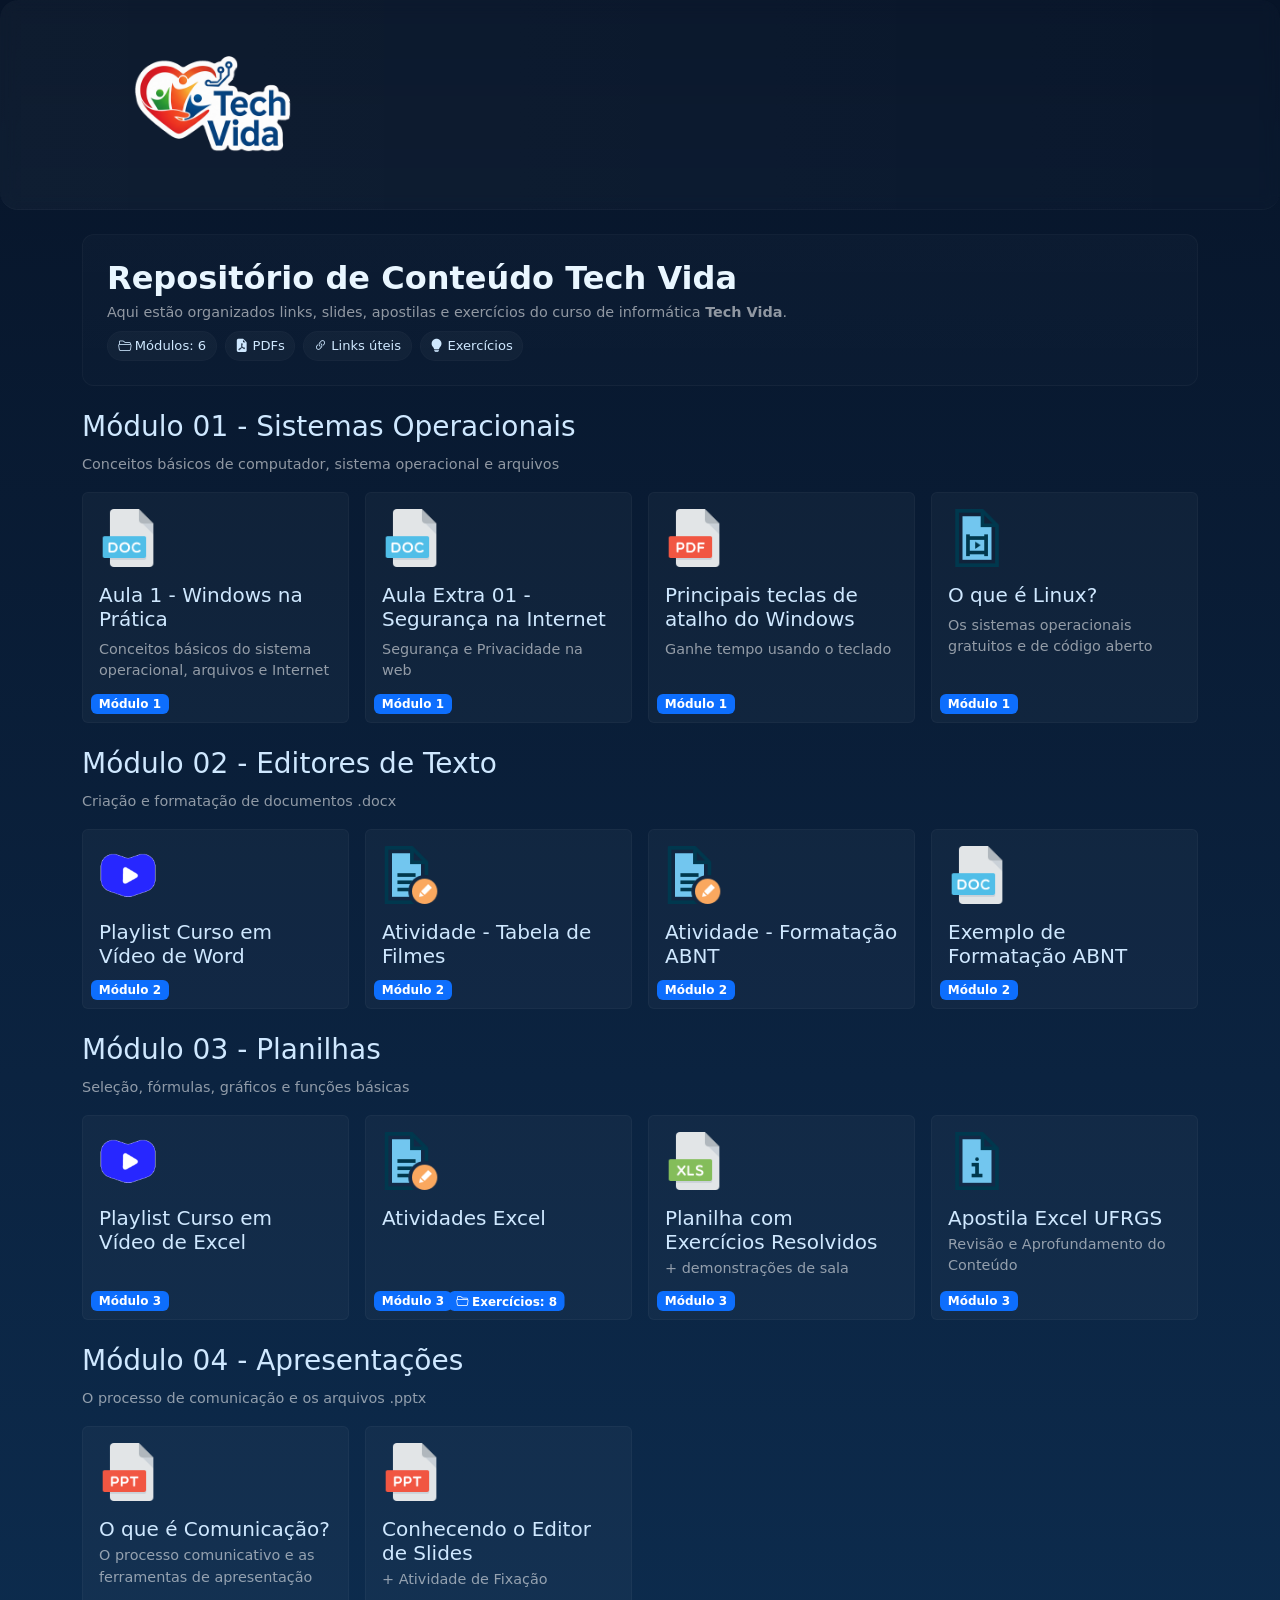
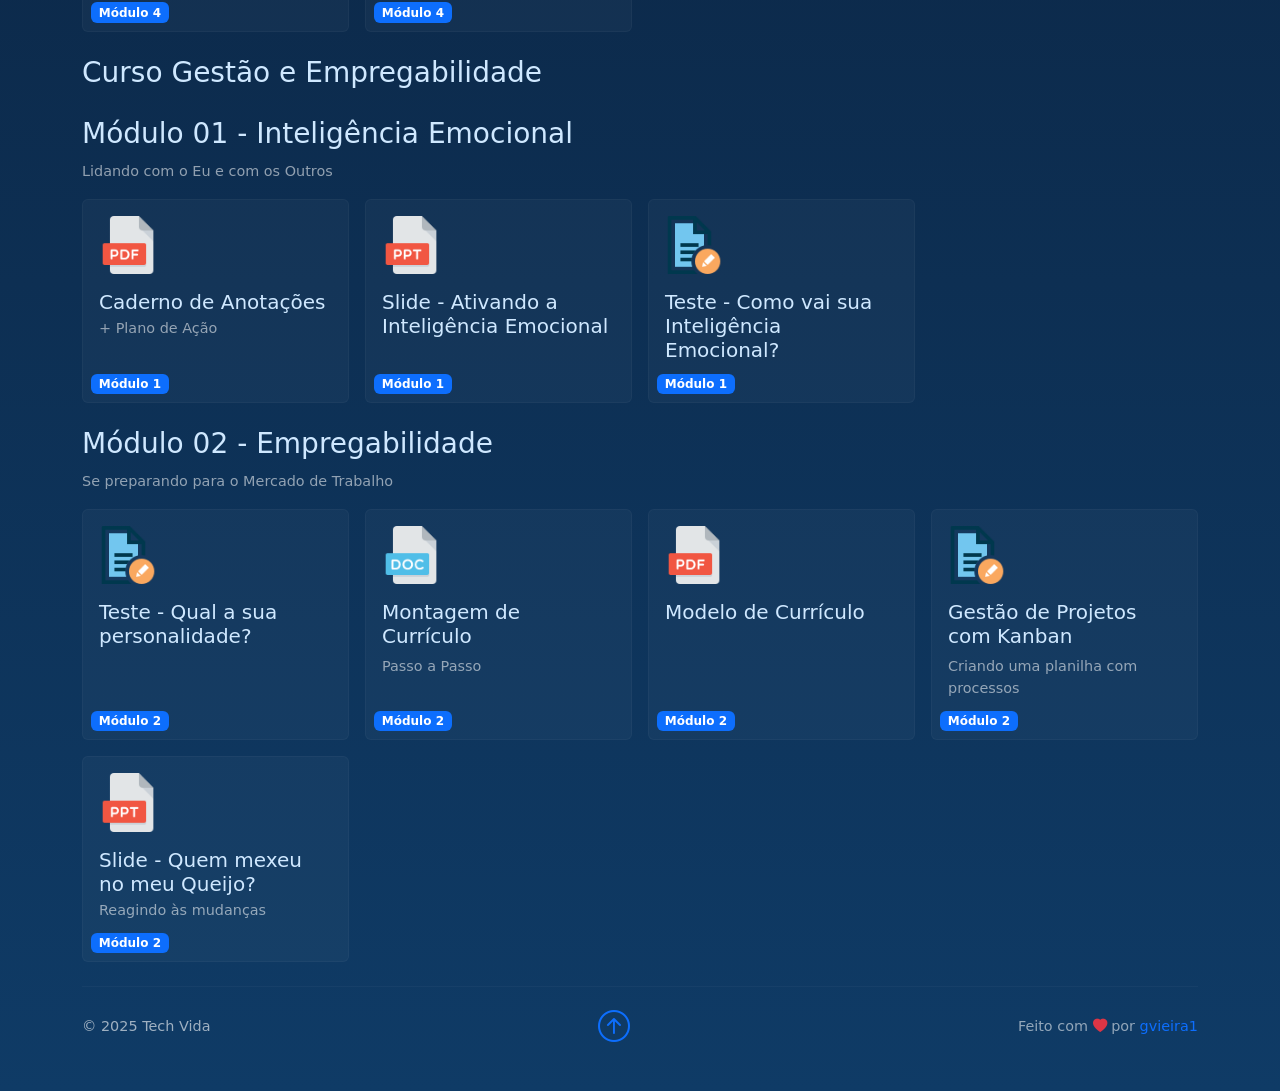
<file: index.html>
<!doctype html>
<html lang="pt-BR">
<head>
  <meta charset="utf-8">
  <meta name="viewport" content="width=device-width, initial-scale=1">
  <title>Tech Vida - Repositório do Curso</title>
  <link rel="icon" href="images/logo_tech_vida.png">
  <link href="https://cdn.jsdelivr.net/npm/bootstrap@5.3.3/dist/css/bootstrap.min.css" rel="stylesheet">
  <link href="https://cdn.jsdelivr.net/npm/bootstrap-icons@1.11.3/font/bootstrap-icons.css" rel="stylesheet">
  <link href="css/style.css" rel="stylesheet">
</head>
<body>

  <!-- NAV -->
  <nav class="navbar sticky-top">
    <div class="container">
      <a class="navbar-brand " href="#">
        <img src="images/logo_tech_vida.png" alt="Logo Tech Vida" class="img-fluid w-25" >
      </a>
    </div>
  </nav>

  <main class="container py-4">
    <div class="hero p-4">
      <div class="row align-items-center">
        <div class="col-md-8">
          <h2 class="fw-bold mb-1" style="color: #e9f6ff;">Repositório de Conteúdo Tech Vida</h1>
          <p class="small-muted mb-2">
            Aqui estão organizados links, slides, apostilas e exercícios do curso de informática <strong>Tech Vida</strong>.
          </p>

          <div class="d-flex gap-2 flex-wrap">
            <span class="chip"><i class="bi bi-folder2-open"></i> Módulos: 6</span>
            <span class="chip"><i class="bi bi-file-earmark-pdf-fill"></i> PDFs</span>
            <span class="chip"><i class="bi bi-link-45deg"></i> Links úteis</span>
            <span class=chip><i class="bi bi-lightbulb-fill"></i> Exercícios</span>
          </div>
        </div>

      </div>
    </div>

    <section id="conteudo" class="module-section">
      <div class="d-flex justify-content-between align-items-center mb-2 mt-4">
        <h3 class="mb-0">Módulo 01 - Sistemas Operacionais</h3>
      </div>
      <div class="mb-3"> 
        <small class="small-muted ">Conceitos básicos de computador, sistema operacional e arquivos</small>
      </div>

      <div class="row g-3" id="modules-list">

        <div class="col-sm-6 col-lg-3">
          <a class="card card-link h-100 text-decoration-none p-3 position-relative" href="https://docs.google.com/document/d/1QjmRIXZGOjdM_GFmdOWMCL2_DFZF-2tYCBaxI1Dxbpk/edit?usp=sharing" target="_blank" rel="noopener">
             <img src="images/documento.png" class="card-img-top w-25 mb-3" alt="imagem documento">
            <div class="d-flex align-items-start gap-2">
              <div class="flex-grow-1">
                <h5 >Aula 1 - Windows na Prática</h5>
                <p class="small-muted mb-4">Conceitos básicos do sistema operacional, arquivos e Internet</p>
                <div class="d-flex gap-2 mt-2">
                  <span class="badge bg-primary position-absolute bottom-0 start-0 m-2">Módulo 1</span>
                </div>
              </div>
            </div>
          </a>
        </div>

        <div class="col-sm-6 col-lg-3">
          <a class="card card-link h-100 text-decoration-none p-3 position-relative" href="https://docs.google.com/document/d/1WBo86A3sF76pIgysKD23KPT0nwzhnFTQVED1BKyTpVQ/edit?usp=sharing" target="_blank" rel="noopener">
            <img src="images/documento.png" class="card-img-top w-25 mb-3" alt="imagem documento">
          <div class="d-flex align-items-start gap-2">
            <div class="flex-grow-1">
              <h5>Aula Extra 01 - Segurança na Internet</h5>
              <p class=" small-muted mb-4">Segurança e Privacidade na web</p>
                <div class="d-flex  mt-2">
                  <span class="badge bg-primary position-absolute bottom-0 start-0 m-2">Módulo 1</span>
                </div>
            </div>
          </div>
          </a>
        </div>

        <div class="col-sm-6 col-lg-3">
          <a class="card card-link h-100 text-decoration-none p-3 position-relative" href="https://drive.google.com/file/d/1F6C6AUU6wml04krsm16KWGRl8fL4H_EJ/view?usp=sharing" target="_blank" rel="noopener">
            <img src="images/pdf.png" class="card-img-top w-25 mb-3" alt="imagem pdf">
          <div class="d-flex align-items-start ">
            <div class="flex-grow-1">
              <h5>Principais teclas de atalho do Windows</h5>    
              <p class="small-muted mb-4">Ganhe tempo usando o teclado</p>
                <div class="d-flex  mt-2">
                  <span class="badge bg-primary position-absolute bottom-0 start-0 m-2">Módulo 1</span>
                </div>
            </div>
          </div>
          </a>
        </div>

        <div class="col-sm-6 col-lg-3">
          <a class="card card-link h-100 text-decoration-none p-3 position-relative" href="https://youtu.be/CT6BZBzbpWA?si=L2jJQ7GxDPlLMpUe" target="_blank" rel="noopener">
            <img src="images/video.png" class="card-img-top w-25 mb-3" alt="imagem video">
          <div class="d-flex align-items-start gap-2">
            <div class="flex-grow-1">
              <h5 >O que é Linux?</h5>
              <p class="small-muted mb-4">Os sistemas operacionais gratuitos e de código aberto</p>
                <div class="d-flex  mt-2">
                  <span class="badge bg-primary position-absolute bottom-0 start-0 m-2">Módulo 1</span>
                </div>
            </div>
          </div>
          </a>
        </div>
    </section>

    <section id="word" class="module-section">
      <div class="d-flex justify-content-between align-items-center mb-2 mt-4">
        <h3 class="mb-0">Módulo 02 - Editores de Texto</h3>
      </div>
      <div class="mb-3"> 
        <small class="small-muted">Criação e formatação de documentos .docx</small>
      </div>

      <div class="row g-3" id="modules-list">

       <div class="col-sm-6 col-lg-3">
          <a class="card card-link h-100 text-decoration-none p-3 position-relative" href="https://www.youtube.com/playlist?list=PLHz_AreHm4dkxM_0dinX7l_WUxpG-VrC-" target="_blank" rel="noopener">
             <img src="images/cursoemvideo.png" class="card-img-top w-25 mb-3" alt="imagem curso em vídeo">
            <div class="d-flex align-items-start gap-2">
              <div class="flex-grow-1">
                <h5>Playlist Curso em Vídeo de Word</h5>
                <div class="d-flex mt-4">
                  <span class="badge bg-primary position-absolute bottom-0 start-0 m-2">Módulo 2</span>
                </div>
              </div>
            </div>
          </a>
        </div>

         <div class="col-sm-6 col-lg-3">
          <a class="card card-link h-100 text-decoration-none p-3" href="https://drive.google.com/file/d/11dqffAt2Pr1lk7Corqhb7jD_TNxt34Cv/view" target="_blank" rel="noopener">
             <img src="images/exercicio.png" class="card-img-top  w-25 mb-3" alt="imagem exercicio">
            <div class="d-flex align-items-start gap-2">
              <div class="flex-grow-1">
                <h5 >Atividade - Tabela de Filmes</h5>
                <div class="d-flex mt-4">
                  <span class="badge bg-primary position-absolute bottom-0 start-0 m-2">Módulo 2</span>
                </div>
              </div>
            </div>
          </a>
        </div>

        <div class="col-sm-6 col-lg-3">
          <a class="card card-link h-100 text-decoration-none p-3" href="https://docs.google.com/document/d/1O8qZf8Uf72pWbVRD0fKIP9f_TKUlSLRrvoPYPiD6Zp0/edit?usp=sharing" target="_blank" rel="noopener">
             <img src="images/exercicio.png" class="card-img-top w-25 mb-3" alt="imagem exercicio">
            <div class="d-flex align-items-start gap-2">
              <div class="flex-grow-1">
                <h5 class="mb-1">Atividade - Formatação ABNT</h5>
                <div class="d-flex  mt-4">
                  <span class="badge bg-primary position-absolute bottom-0 start-0 m-2">Módulo 2</span>
                </div>
              </div>
            </div>
          </a>
        </div>

        <div class="col-sm-6 col-lg-3">
          <a class="card card-link h-100 text-decoration-none p-3" href="https://docs.google.com/document/d/1pNCakffSAepuD_MtGwRAmiJCTUP8_ZOy/edit?usp=sharing&ouid=105562298098395967536&rtpof=true&sd=true" target="_blank" rel="noopener">
             <img src="images/documento.png" class="card-img-top  w-25 mb-3" alt="imagem documento">
            <div class="d-flex align-items-start gap-2">
              <div class="flex-grow-1">
                <h5 class="mb-1">Exemplo de Formatação ABNT</h5>
                <div class="d-flex mt-4">
                  <span class="badge bg-primary position-absolute bottom-0 start-0 m-2">Módulo 2</span>
                </div>
              </div>
            </div>
          </a>
        </div>
    </section>

    <section id="word" class="module-section">
      <div class="d-flex justify-content-between align-items-center mb-2 mt-4">
        <h3 class="mb-0">Módulo 03 - Planilhas</h3>
      </div>
      <div class="mb-3"> 
        <small class="small-muted">Seleção, fórmulas, gráficos e funções básicas</small>
      </div>

      <div class="row g-3" id="modules-list">

         <div class="col-sm-6 col-lg-3">
          <a class="card card-link h-100 text-decoration-none p-3" href="https://youtube.com/playlist?list=PLHz_AreHm4dkRZoc0-i4sQeot_62qKi4a&si=MaXNBW9bU_bB3fZA" target="_blank" rel="noopener">
             <img src="images/cursoemvideo.png" class="card-img-top mb-3 w-25" alt="imagem curso em vídeo">
            <div class="d-flex align-items-start gap-2">
              <div class="flex-grow-1">
                <h5 class="mb-1">Playlist Curso em Vídeo de Excel</h5>
                <div class="d-flex mt-4">
                  <span class="badge bg-primary position-absolute bottom-0 start-0 m-2">Módulo 3</span>
                </div>
              </div>
            </div>
          </a>
        </div>

        <div class="col-sm-6 col-lg-3">
          <a class="card card-link h-100 text-decoration-none p-3" href="https://drive.google.com/drive/folders/1TW4wBOY5PsdJOhE4PD50f_GfrnmTpbF4?usp=sharing" target="_blank" rel="noopener">
             <img src="images/exercicio.png" class="card-img-top mb-3 w-25" alt="imagem exercício">
            <div class="d-flex align-items-start gap-2">
              <div class="flex-grow-1">
                <h5 class="mb-1">Atividades Excel</h5>
                <div class="d-flex mt-4">
                  <span class="badge bg-primary position-absolute bottom-0 start-0 m-2">Módulo 3</span>
                  <span class="badge bg-primary position-absolute bottom-0 start-50 translate-middle-x m-2"><i class="bi bi-folder2-open"></i> Exercícios: 8</span>
                </div>
              </div>
            </div>
          </a>
        </div>

        <div class="col-sm-6 col-lg-3">
          <a class="card card-link h-100 text-decoration-none p-3" href="https://1drv.ms/x/c/cab9081843ad4332/EZQCAJlkUJFNlYbc3QiONEYBdDyYOBbM819UPMHEQ4wPOw?e=q6Xrj7" target="_blank" rel="noopener">
             <img src="images/xls.png" class="card-img-top mb-3 w-25" alt="imagem planilha">
            <div class="d-flex align-items-start gap-2">
              <div class="flex-grow-1">
                <h5 class="mb-1">Planilha com Exercícios Resolvidos</h5>
                <p class="mb-1 small-muted">+ demonstrações de sala</p>
                <div class="d-flex mt-4">
                  <span class="badge bg-primary bg-primary position-absolute bottom-0 start-0 m-2">Módulo 3</span>
                </div>
              </div>
            </div>
          </a>
        </div>

        <div class="col-sm-6 col-lg-3">
          <a class="card card-link h-100 text-decoration-none p-3" href="https://www.ufrgs.br/petcivil/wp-content/uploads/2023/09/Apostila-Excel-2023.2.docx.pdf" target="_blank" rel="noopener">
             <img src="images/internet.png" class="card-img-top  mb-3 w-25" alt="imagem internet">
            <div class="d-flex align-items-start gap-2">
              <div class="flex-grow-1">
                <h5 class="mb-1">Apostila Excel UFRGS</h5>
                <p class="mb-1 small-muted">Revisão e Aprofundamento do Conteúdo</p>
                <div class="d-flex mt-4">
                  <span class="badge bg-primary bg-primary position-absolute bottom-0 start-0 m-2">Módulo 3</span>
                </div>
              </div>
            </div>
          </a>
        </div>
    </section>


    <section id="word" class="module-section">
      <div class="d-flex justify-content-between align-items-center mb-2 mt-4">
        <h3 class="mb-0">Módulo 04 - Apresentações</h3>
      </div>
      <div class="mb-3"> 
        <small class="small-muted">O processo de comunicação e os arquivos .pptx</small>
      </div>

      <div class="row g-3" id="modules-list">
        
       <div class="col-sm-6 col-lg-3">
          <a class="card card-link h-100 text-decoration-none p-3" href="https://1drv.ms/p/c/cab9081843ad4332/EcRhBULS4xJGgONlwC7PR6cBFztOjO60ZR4DQBjPVu18mQ?e=u5Rxjz" target="_blank" rel="noopener">
             <img src="images/ppt.png" class="card-img-top  w-25 mb-3" alt="imagem apresentação">
            <div class="d-flex align-items-start gap-2">
              <div class="flex-grow-1">
                <h5 class="mb-1">O que é Comunicação?</h5>
                <p class="mb-1 small-muted">O processo comunicativo e as ferramentas de apresentação</p>
                <div class="d-flex  mt-4">
                  <span class="badge bg-primary position-absolute bottom-0 start-0 m-2">Módulo 4</span>
                </div>
              </div>
            </div>
          </a>
        </div>

         <div class="col-sm-6 col-lg-3">
          <a class="card card-link h-100 text-decoration-none p-3" href="https://1drv.ms/p/c/cab9081843ad4332/EeNB2-dNJGJDimUKR0ixR-wBgFUawlklpBYfm9FYuI231Q?e=0XyFOQ" target="_blank" rel="noopener">
             <img src="images/ppt.png" class="card-img-top w-25 mb-3" alt="imagem apresentação">
            <div class="d-flex align-items-start gap-2">
              <div class="flex-grow-1">
                <h5 class="mb-1">Conhecendo o Editor de Slides</h5>
                <p class="mb-1 small-muted">+ Atividade de Fixação</p>
                <div class="d-flex mt-4">
                  <span class="badge bg-primary position-absolute bottom-0 start-0 m-2">Módulo 4</span>
                </div>
              </div>
            </div>
          </a>
        </div>

    </section>


    <section id="word" class="module-section">
      <div class="d-flex justify-content-between align-items-center mb-4 mt-4">
        <h3 class="mb-1">Curso Gestão e Empregabilidade</h3>
      </div>
    </section>

             
    <section id="word" class="module-section">
      <div class="d-flex justify-content-between align-items-center mb-2 mt-4">
        <h3 class="mb-0">Módulo 01 - Inteligência Emocional</h3>
      </div>
      <div class="mb-3"> 
        <small class="small-muted">Lidando com o Eu e com os Outros</small>
      </div>

      <div class="row g-3" id="modules-list">

       <div class="col-sm-6 col-lg-3">
          <a class="card card-link h-100 text-decoration-none p-3" href="https://drive.google.com/file/d/1GIacjPQHtz-5bPz4IWCoxRgSmBsF_6_F/view?usp=sharing" target="_blank" rel="noopener">
             <img src="images/pdf.png" class="card-img-top mb-3 w-25" alt="imagem pdf">
            <div class="d-flex align-items-start gap-2">
              <div class="flex-grow-1">
                <h5 class="mb-1">Caderno de Anotações</h5>
                <p class="mb-1 small-muted">+ Plano de Ação</p>
                <div class="d-flex mt-4">
                  <span class="badge bg-primary position-absolute bottom-0 start-0 m-2">Módulo 1</span>
                </div>
              </div>
            </div>
          </a>
        </div> 

        <div class="col-sm-6 col-lg-3">
          <a class="card card-link h-100 text-decoration-none p-3" href="https://1drv.ms/p/c/cab9081843ad4332/EV4nmbEJyKFIiXFgvTXEE5QBK87oD1yClx2tlzMSBOEURw?e=P25bpB" target="_blank" rel="noopener">
             <img src="images/ppt.png" class="card-img-top mb-3 w-25" alt="imagem apresentação">
            <div class="d-flex align-items-start gap-2">
              <div class="flex-grow-1">
                <h5 class="mb-1">Slide - Ativando a Inteligência Emocional</h5>
              
                <div class="d-flex mt-4">
                  <span class="badge bg-primary position-absolute bottom-0 start-0 m-2">Módulo 1</span>
                </div>
              </div>
            </div>
          </a>
        </div> 

        <div class="col-sm-6 col-lg-3">
          <a class="card card-link h-100 text-decoration-none p-3" href="https://docs.google.com/document/d/14xdJ4tvDO0y5DRgNbmq79XWzpzHo65ph5GcoOeEqZYY/edit?usp=sharing" target="_blank" rel="noopener">
             <img src="images/exercicio.png" class="card-img-top mb-3 w-25" alt="imagem exercício">
            <div class="d-flex align-items-start gap-2">
              <div class="flex-grow-1">
                <h5 class="mb-1">Teste - Como vai sua Inteligência Emocional?</h5>
              
                <div class="d-flex mt-4">
                  <span class="badge bg-primary position-absolute bottom-0 start-0 m-2">Módulo 1</span>
                </div>
              </div>
            </div>
          </a>
        </div> 
        
    </section>

    <section id="word" class="module-section">
      <div class="d-flex justify-content-between align-items-center mb-2 mt-4">
        <h3 class="mb-0">Módulo 02 - Empregabilidade</h3>
      </div>
      <div class="mb-3"> 
        <small class="small-muted">Se preparando para o Mercado de Trabalho</small>
      </div>

      <div class="row g-3" id="modules-list">

        <div class="col-sm-6 col-lg-3">
          <a class="card card-link h-100 text-decoration-none p-3" href="https://www.16personalities.com/br/teste-de-personalidade" target="_blank" rel="noopener">
             <img src="images/exercicio.png" class="card-img-top mb-3 w-25" alt="imagem exercício">
            <div class="d-flex align-items-start gap-2">
              <div class="flex-grow-1">
                <h5>Teste - Qual a sua personalidade?</h5>
                
                <div class="d-flex mt-4">
                  <span class="badge bg-primary position-absolute bottom-0 start-0 m-2">Módulo 2</span>
                </div>
              </div>
            </div>
          </a>
        </div> 

        <div class="col-sm-6 col-lg-3">
          <a class="card card-link h-100 text-decoration-none p-3" href="https://docs.google.com/document/d/1jsJxAzs7g7Doc9J6mPfYCevvelv39Z8ZJKihKnzJzo0/edit?usp=sharing" target="_blank" rel="noopener">
             <img src="images/documento.png" class="card-img-top mb-3 w-25" alt="imagem pdf">
            <div class="d-flex align-items-start gap-2">
              <div class="flex-grow-1">
                <h5 >Montagem de Currículo</h5>
                <p class="mb-1 small-muted">Passo a Passo</p>
                <div class="d-flex  mt-4">
                  <span class="badge bg-primary position-absolute bottom-0 start-0 m-2">Módulo 2</span>
                </div>
              </div>
            </div>
          </a>
        </div> 

        <div class="col-sm-6 col-lg-3">
          <a class="card card-link h-100 text-decoration-none p-3" href="https://drive.google.com/file/d/1XX4iI1MM-IoPhfjdrMogRl3yni_r765v/view?usp=sharing" target="_blank" rel="noopener">
             <img src="images/pdf.png" class="card-img-top mb-3 w-25" alt="imagem pdf">
            <div class="d-flex align-items-start gap-2">
              <div class="flex-grow-1">
                <h5 >Modelo de Currículo</h5>
            
                <div class="d-flex  mt-4">
                  <span class="badge bg-primary position-absolute bottom-0 start-0 m-2">Módulo 2</span>
                </div>
              </div>
            </div>
          </a>
        </div> 

          <div class="col-sm-6 col-lg-3">
          <a class="card card-link h-100 text-decoration-none p-3" href="https://docs.google.com/document/d/1YRPQWV2qWdFrHMMFa-pbf0yvYNiZHS37RLIEPW2wDmI/edit?usp=sharing" target="_blank" rel="noopener">
             <img src="images/exercicio.png" class="card-img-top mb-3 w-25" alt="imagem exercicio">
            <div class="d-flex align-items-start gap-2">
              <div class="flex-grow-1">
                <h5 >Gestão de Projetos com Kanban</h5>
                <p class="mb-1 small-muted">Criando uma planilha com processos</p>
                <div class="d-flex  mt-4">
                  <span class="badge bg-primary position-absolute bottom-0 start-0 m-2">Módulo 2</span>
                </div>
              </div>
            </div>
          </a>
        </div> 


         <div class="col-sm-6 col-lg-3">
          <a class="card card-link h-100 text-decoration-none p-3" href="https://1drv.ms/p/c/cab9081843ad4332/IQBdo4VtxW9kToYNBCBhurVJAaO2z32V5gkQsaTtnnMAwHM?e=cmQ6qm" target="_blank" rel="noopener">
             <img src="images/ppt.png" class="card-img-top mb-3 w-25" alt="imagem apresentação">
            <div class="d-flex align-items-start gap-2">
              <div class="flex-grow-1">
                <h5 class="mb-1">Slide - Quem mexeu no meu Queijo?</h5>
                <p class="mb-1 small-muted">Reagindo às mudanças</p>
                <div class="d-flex mt-4">
                  <span class="badge bg-primary position-absolute bottom-0 start-0 m-2">Módulo 2</span>
                </div>
              </div>
            </div>
          </a>
        </div> 

    </section>
    
    

    <!-- RODAPÉ -->
    <footer class="footer mt-4">
      
      <div class="d-flex justify-content-between align-items-center">
        <div>
          © 2025  </span> Tech Vida 
        </div>
        <div>
          <a class="text-decoration-none bottom-0 start-50 translate-middle-x m-2" href=""><i class="bi bi-arrow-up-circle fs-2"></i> </a>
             
        </div>
        <div class="small-muted">
          Feito com <i class="bi bi-heart-fill text-danger"></i> por <a class="text-decoration-none" href="https://github.com/gvieira1" target="_blank" rel="noopener">gvieira1</a>
        </div>
      </div>
    </footer>

  </main>

  <!-- SCRIPTS -->
  <script src="https://cdn.jsdelivr.net/npm/bootstrap@5.3.3/dist/js/bootstrap.bundle.min.js"></script>


</body>
</html>
</file>
<file: css/style.css>
:root{
      --bg-900: #071428;  
      --bg-800: #0b2340;
      --bg-700: #0f3b66; 
      --accent: #1b6ca8; 
      --muted-text: #cfe8ff;
      --card-bg: rgba(255,255,255,0.03);
      --glass: rgba(255,255,255,0.04);
    }

    body{
      background: linear-gradient(180deg,var(--bg-900) 0%, var(--bg-800) 40%, var(--bg-700) 100%);
      color: var(--muted-text);
      min-height: 100vh;
      font-family: Inter, system-ui, -apple-system, "Segoe UI", Roboto, "Helvetica Neue", Arial;
    }

    .navbar{
      background: linear-gradient(90deg, rgba(255,255,255,0.03), rgba(255,255,255,0.01));
      backdrop-filter: blur(8px);
      border-bottom: 1px solid rgba(255,255,255,0.03);
      border-radius: 18px;
    }

    .hero {
      padding: 3.25rem 1rem;
      border-radius: 12px;
      background: linear-gradient(180deg, rgba(255,255,255,0.02), rgba(255,255,255,0.01));
      border: 1px solid rgba(255,255,255,0.03);
    }

    .chip {
      background: rgba(255,255,255,0.03);
      color: var(--muted-text);
      border-radius: 999px;
      padding: 0.25rem 0.6rem;
      font-size: 0.82rem;
      border: 1px solid rgba(255,255,255,0.02);
    }

    .card-link {
      background: var(--card-bg);
      border: 1px solid rgba(255,255,255,0.03);
      color: var(--muted-text);
      transition: transform .12s ease, box-shadow .12s ease;
    }
    .card-link:hover{
      transform: translateY(-4px);
      box-shadow: 0 8px 30px rgba(3,10,24,0.55);
    }

    .badge-type {
      background: rgba(255,255,255,0.03);
      color: var(--muted-text);
      border: 1px solid rgba(255,255,255,0.02);
    }

    .footer {
      border-top: 1px solid rgba(255,255,255,0.03);
      padding-top: 1rem;
      padding-bottom: 1rem;
      color: rgba(255,255,255,0.6);
      font-size: .9rem;
    }

    .module-section { 
      margin-top: 1.25rem; 
    }

    .small-muted { color: rgba(255,255,255,0.55); font-size: .9rem; }
   
    a:focus, button:focus, input:focus { outline: 3px solid rgba(27,108,168,0.25); outline-offset: 2px; }
</file>
